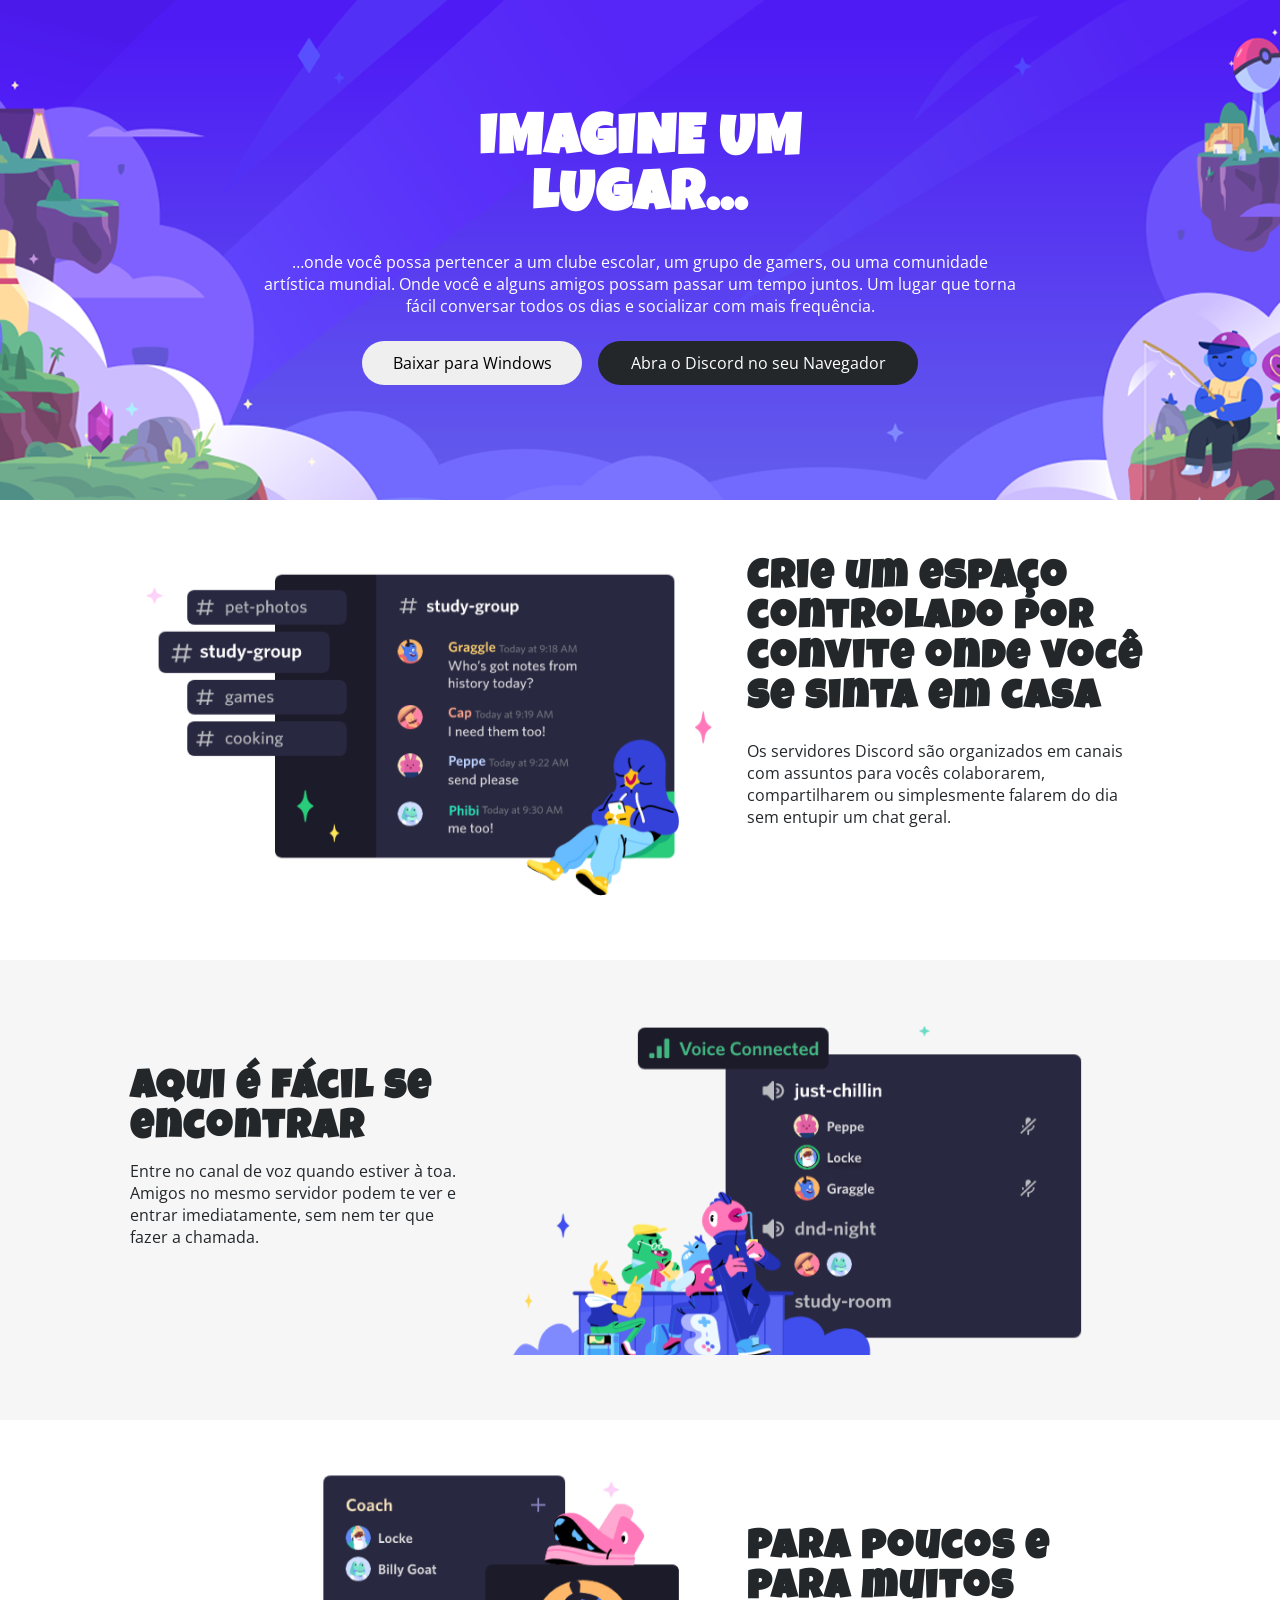
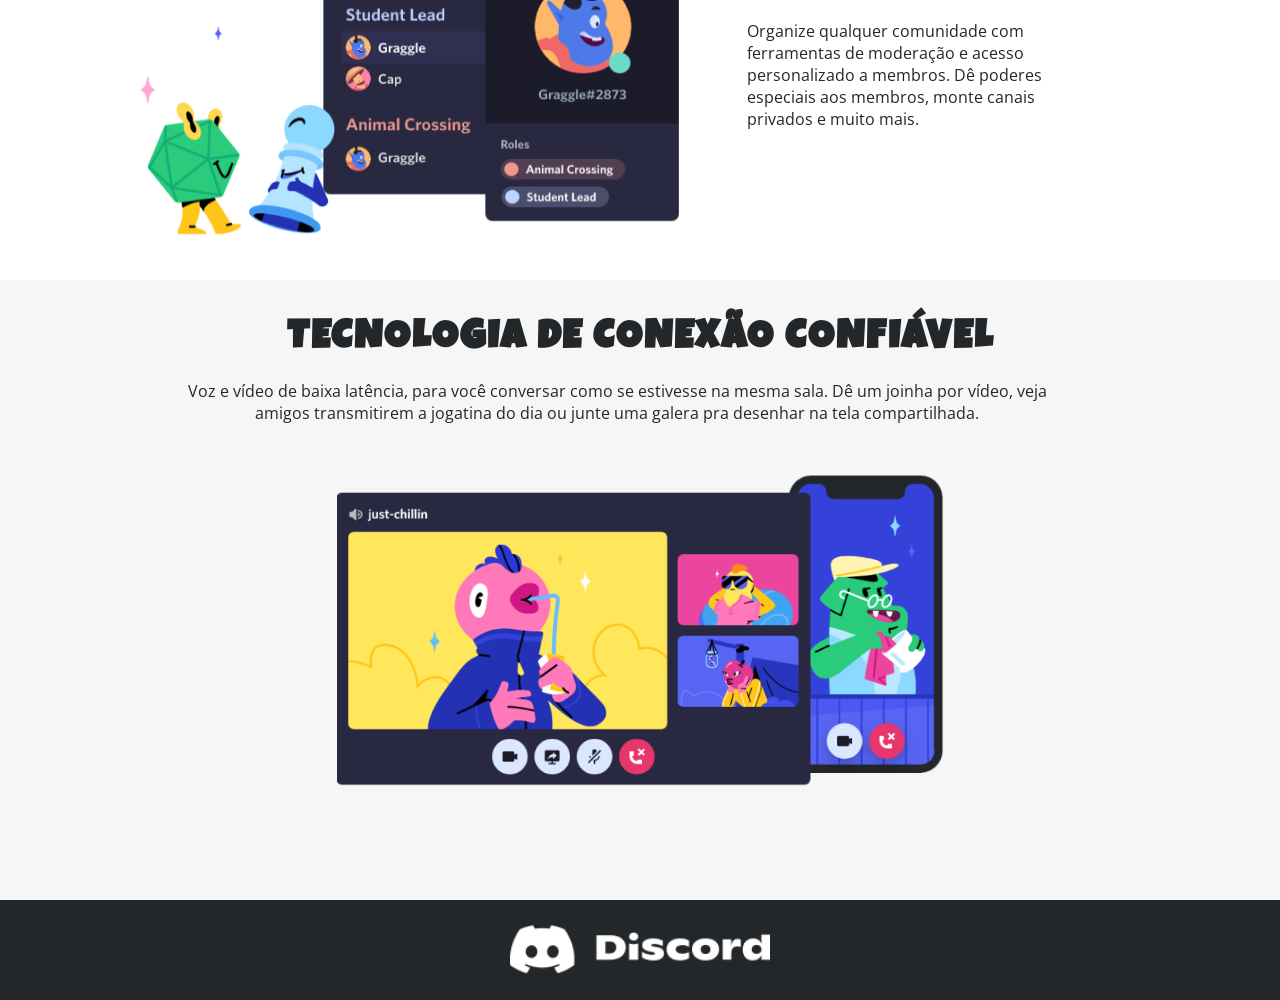
<file: index.html>
<!DOCTYPE html>
<html lang="pt-br">
<head>
    <meta charset="UTF-8">
    <meta name="viewport" content="width=device-width, initial-scale=1.0">
    <link rel="stylesheet" href="style.css">
    <link rel="stylesheet" href="media.css">
    <title>Document</title>
</head>
<body>
    <header>
        <div class="intro">
            <h1>IMAGINE UM LUGAR...</h1>
            <p>…onde você possa pertencer a um clube escolar, 
                um grupo de gamers, ou uma comunidade artística mundial. 
                Onde você e alguns amigos possam passar um tempo juntos.
                Um lugar que torna fácil conversar todos os dias e socializar com mais frequência.</p>
            <div class="buttons">
                <button id="button1">Baixar para Windows</button>
                <button id="button1smart">Baixar para Android</button>
                <button id="button2">Abra o Discord no seu Navegador</button>
            </div>
        </div>
    </header>
    <section class="cont1">
        <img src="Imagens/Section Image.png" alt="">
        <div class="conteudo1">
            <h1>Crie um espaço controlado por convite onde você se sinta em casa</h1>
            <p>Os servidores Discord são organizados em canais com assuntos para vocês colaborarem, 
                    compartilharem ou simplesmente falarem do dia sem entupir um chat geral.</p>
        </div>
    </section>
    <main class="fundo1">
        <section class="cont2">
            <div class="conteudo2">
                <h1>Aqui é fácil se encontrar</h1>
                <p>Entre no canal de voz quando estiver à toa. 
                    Amigos no mesmo servidor podem te ver e entrar imediatamente, 
                    sem nem ter que fazer a chamada.
                </p>
            </div>
            <img src="Imagens/Section Image(2).png" alt="">
        </section>
    </main>
    <main class="fundo2">
        <section class="cont3">
            <img src="Imagens/Section Image(3).png" alt="">
            <div class="conteudo3">
                <h1>Para poucos e para muitos</h1>
                <p>Organize qualquer comunidade com ferramentas de moderação e acesso personalizado a membros.
                     Dê poderes especiais aos membros, monte canais privados e muito mais.</p>
            </div>
        </section>
    </main>
    <main class="fundo3">
        <section class="cont4">
            <div class="conteudo4">
                <h1>TECNOLOGIA DE CONEXÃO CONFIÁVEL</h1>
                <p>Voz e vídeo de baixa latência, para você conversar como se estivesse na mesma sala.
                     Dê um joinha por vídeo, veja amigos transmitirem a 
                     jogatina do dia ou junte uma galera pra desenhar na tela compartilhada.
                </p>
            </div>
            <img src="Imagens/Section Image(4).png" alt="">
        </section>
    </main>
    <footer>
        <img src="Imagens/svgexport-15 1.png" alt="">
    </footer>
</body>
</html>
</file>
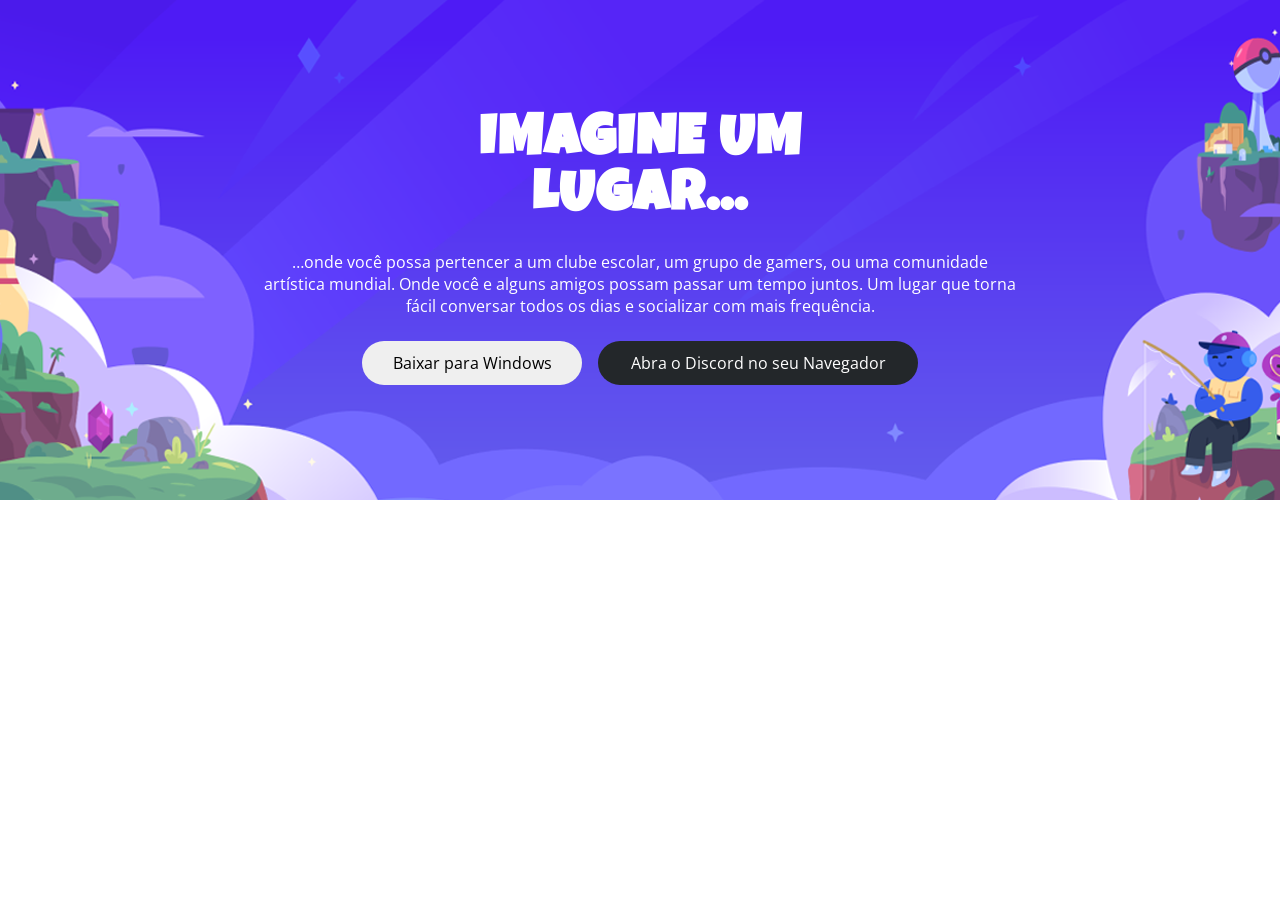
<file: discord.html>
<!DOCTYPE html>
<html lang="pt-br">
<head>
    <meta charset="UTF-8">
    <meta name="viewport" content="width=device-width, initial-scale=1.0">
    <link rel="stylesheet" href="style.css">
    <link rel="stylesheet" href="media.css">
    <title>Document</title>
</head>
<body>
    <header>
        <div class="intro">
            <h1>IMAGINE UM LUGAR...</h1>
            <p>…onde você possa pertencer a um clube escolar, 
                um grupo de gamers, ou uma comunidade artística mundial. 
                Onde você e alguns amigos possam passar um tempo juntos.
                Um lugar que torna fácil conversar todos os dias e socializar com mais frequência.</p>
            <div class="buttons">
                <button id="button1">Baixar para Windows</button>
                <button id="button1smart">Baixar para Android</button>
                <button id="button2">Abra o Discord no seu Navegador</button>
            </div>
        </div>
    </header>
</body>
</html>
</file>
<file: style.css>
@import url('https://fonts.googleapis.com/css2?family=Luckiest+Guy&family=Open+Sans:ital,wght@0,300..800;1,300..800&display=swap');
*{
    margin: 0;
    padding: 0;
    box-sizing: border-box;
    text-decoration: none;
}

/*cabeçalho da página*/
header{
    max-width: 1370px;
    Height: 500px;
    background-image: url(Imagens/Header\ Background.png);
    display: flex;
    align-items: center;
    justify-content: center;
    padding: 10px;
}
.intro{
    max-width: 60%;
    font-family: "Luckiest Guy", cursive;
    display: flex;
    flex-direction: column;
    align-items: center;
    text-align: center;
    justify-content: center;
    gap: 24px;
}
h1{
    width: 400px;
    font-size: 56px;
    color: #FFFFFF;
    letter-spacing: 2px;
}
p{
    font-family: "Open Sans", sans-serif;
    color: #FFFFFF;
    font-weight: 400;
}
.buttons{
    display: flex;
    gap: 16px;
}
.buttons #button1{
    Width: 220px;
    Height: 44px;
    border: none;
    border-radius: 28px;
    font-family: "Open Sans", sans-serif;
    font-weight: bold;
    font-weight: 400;
    font-size: 16px;
}
#button1smart{
    display: none;
    Width: 220px;
    Height: 44px;
    border: none;
    border-radius: 28px;
    font-family: "Open Sans", sans-serif;
    font-weight: bold;
    font-weight: 400;
    font-size: 16px;
}
.buttons #button2{
    Width: 320px;
    Height: 44px;
    border: none;
    border-radius: 28px;
    font-family: "Open Sans", sans-serif;
    font-weight: bold;
    background-color: #23272A;
    color: #FFFFFF;
    font-weight: 400;
    font-size: 16px;
}

/*Primeiro Conteúdo da página*/
.cont1{
    padding: 40px;
    margin: auto;
    max-width: 1100px;
    height: 460px;
    display: flex;
    gap: 10px;
}
img{
    width: 607px;
}
.conteudo1{
    padding-top: 20px;
    display: flex;
    flex-direction: column;
    width: 400px;
    gap: 20px;
}
.conteudo1 h1{
    font-family: "Luckiest Guy", cursive;
    color: #23272A;
    font-size: 40px;
    font-weight: 800;
    width: 100%;
}
.conteudo1 p{
    font-family: "Open Sans", sans-serif;
    color: #23272A;
    font-size: 16px;
    font-weight: 400;
}

/*Segundo Conteúdo da página*/
.fundo1{
    background-color: #F6F6F6;
}
.cont2{
    padding: 40px;
    margin: auto;
    max-width: 1100px;
    height: 460px;
    display: flex;
    gap: 10px;
}
.conteudo2{
    display: flex;
    flex-direction: column;
    padding-top: 70px;
    width: 360px;
    gap: 10px;
}
.conteudo2 h1{
    font-family: "Luckiest Guy", cursive;
    color: #23272A;
    font-size: 40px;
    font-weight: 800;
    width: 100%;
}
.conteudo2 p{
    font-family: "Open Sans", sans-serif;
    color: #23272A;
    font-size: 16px;
    font-weight: 400;
    width: 95%;
}

/*Terceiro conteúdo da página*/
.fundo2{
    background-color: #FfFfFf;
}
.cont3{
    padding: 40px;
    margin: auto;
    max-width: 1100px;
    height: 460px;
    display: flex;
    gap: 10px;
}
.conteudo3{
    display: flex;
    flex-direction: column;
    padding-top: 70px;
    width: 360px;
    gap: 10px;
}
.conteudo3 h1{
    font-family: "Luckiest Guy", cursive;
    color: #23272A;
    font-size: 40px;
    font-weight: 800;
    width: 100%;
}
.conteudo3 p{
    font-family: "Open Sans", sans-serif;
    color: #23272A;
    font-size: 16px;
    font-weight: 400;
    width: 95%;
}

/*Quarto conteúdo da página*/
.fundo3{
    background-color: #F6F6F6;
    height: 620px;
}
.cont4{
    padding: 40px;
    margin: auto;
    max-width: 1000px;
    height: 460px;
    display: flex;
    flex-direction: column;
    align-items: center;
    gap: 10px;
}
.conteudo4{
    height: 750px;
    width: 100%;
    display: flex;
    flex-direction: column;
    gap: 20px;
    text-align: center;
}
.conteudo4 h1{
    font-family: "Luckiest Guy", cursive;
    color: #23272A;
    font-size: 40px;
    font-weight: 800;
    width: 100%;
}
.conteudo4 p{
    font-family: "Open Sans", sans-serif;
    color: #23272A;
    font-size: 16px;
    font-weight: 400;
    width: 95%;
}

/*Rodapé*/
footer{
    height: 100px;
    background-color: #23272A;
    display: flex;
    justify-content: center;
    align-items: center;
}
footer img{
    height: 70px;
    width: 260px;
}
</file>
<file: media.css>
@media (max-width: 600px) {
    *{
        
    }
    /*cabeçalho da página*/
    header{
        max-width: 1320px;
        Height: 550px;
        background-position: center;
    }
    .intro{
        max-width: 100%;
    }
    p{
        font-size: 18px;
        font-weight: bold;
        width: 350px;
    }
    .buttons {
      flex-direction: column;
      align-items: center;
    }
    #button1{
        display: none;
    }
    #button1smart{
        display: block;
    }

    /*Primeiro conteúdo da página*/
    .cont1{
        align-items: center;
        flex-direction: column;
        height: 580px;
    }
    section img{
        width: 100%;
    }
    .conteudo1{
        flex-direction: column;
        align-items: center;
        text-align: center;
    }
    .conteudo1 h1{
        font-size: 24px;
        font-weight: 800;
        width: 100%;
    }
    .conteudo1 p{
        font-size: 16px;
        font-weight: 400;
    }

    /*Segundo conteúdo da página*/
    .cont2{
        align-items: center;
        flex-direction: column;
        gap: 20px;
        height: 600px;
    }
    .conteudo2{
        flex-direction: column;
        text-align: center;
        gap: 20px;
        padding-top: 30px;
        align-items: center;
    }
    .conteudo2 h1{
        font-size: 40px;
        font-weight: 800;
        width: 100%;
    }

    /*Terceiro conteúdo da página*/
    .cont3{
        align-items: center;
        flex-direction: column;
        gap: 20px;
        height: 640px;
    }
    .conteudo3{
        flex-direction: column;
        text-align: center;
        gap: 20px;
        padding-top: 60px;
        align-items: center;
    }
    .conteudo3 h1{
        font-size: 40px;
        font-weight: 800;
        width: 100%;
    }

    /*Quarto conteúdo da página*/
    .cont4{
        flex-direction: column;
        text-align: center;
        gap: 20px;
        padding-top: 60px;
    }
  }
</file>
